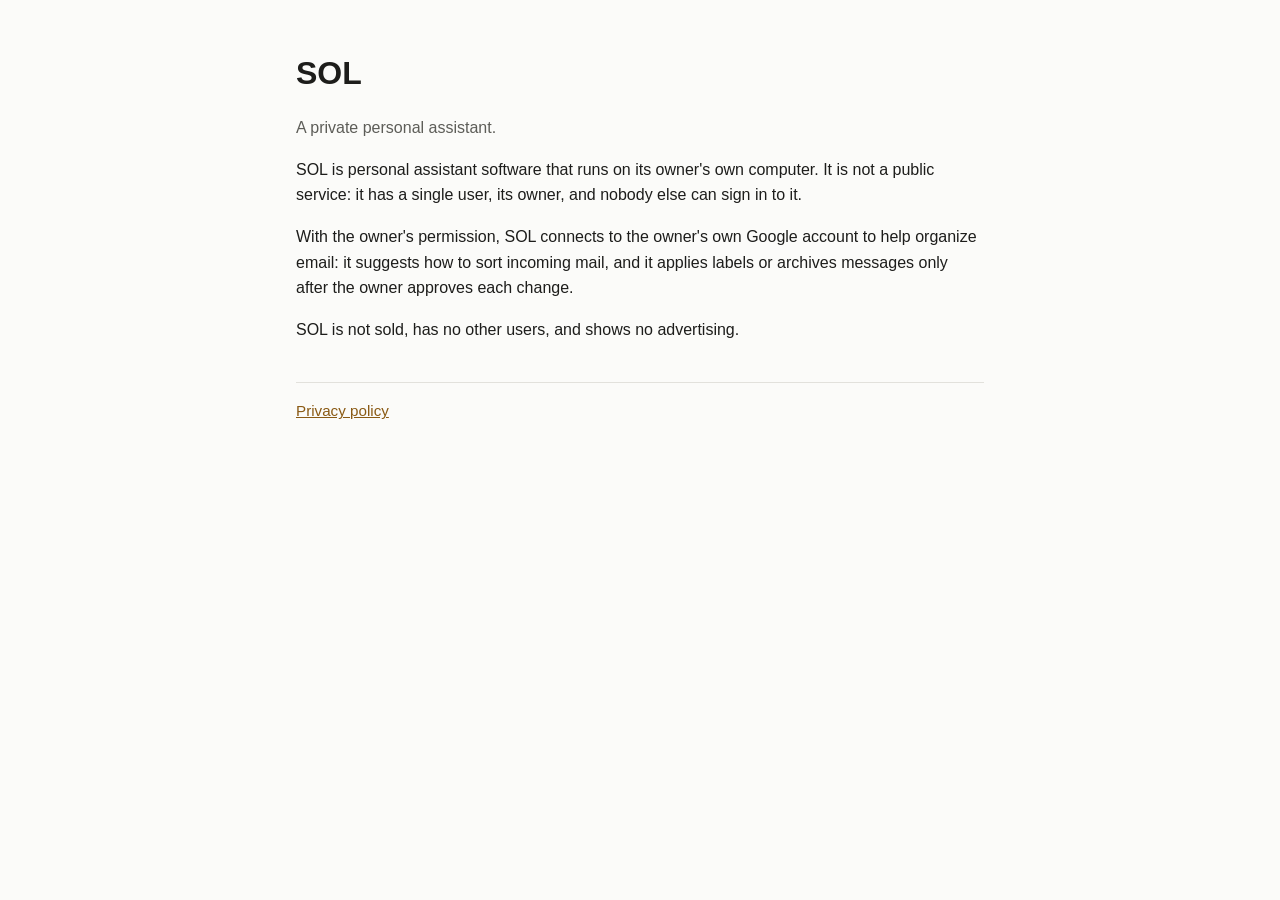
<file: index.html>
<!doctype html>
<html lang="en">
<head>
<meta charset="utf-8">
<meta name="viewport" content="width=device-width, initial-scale=1">
<title>SOL</title>
<link rel="stylesheet" href="style.css">
</head>
<body>
<main>
<h1>SOL</h1>
<p class="muted">A private personal assistant.</p>
<p>SOL is personal assistant software that runs on its owner's own computer. It is not a public service: it has a single user, its owner, and nobody else can sign in to it.</p>
<p>With the owner's permission, SOL connects to the owner's own Google account to help organize email: it suggests how to sort incoming mail, and it applies labels or archives messages only after the owner approves each change.</p>
<p>SOL is not sold, has no other users, and shows no advertising.</p>
<nav><a href="privacy.html">Privacy policy</a></nav>
</main>
</body>
</html>
</file>
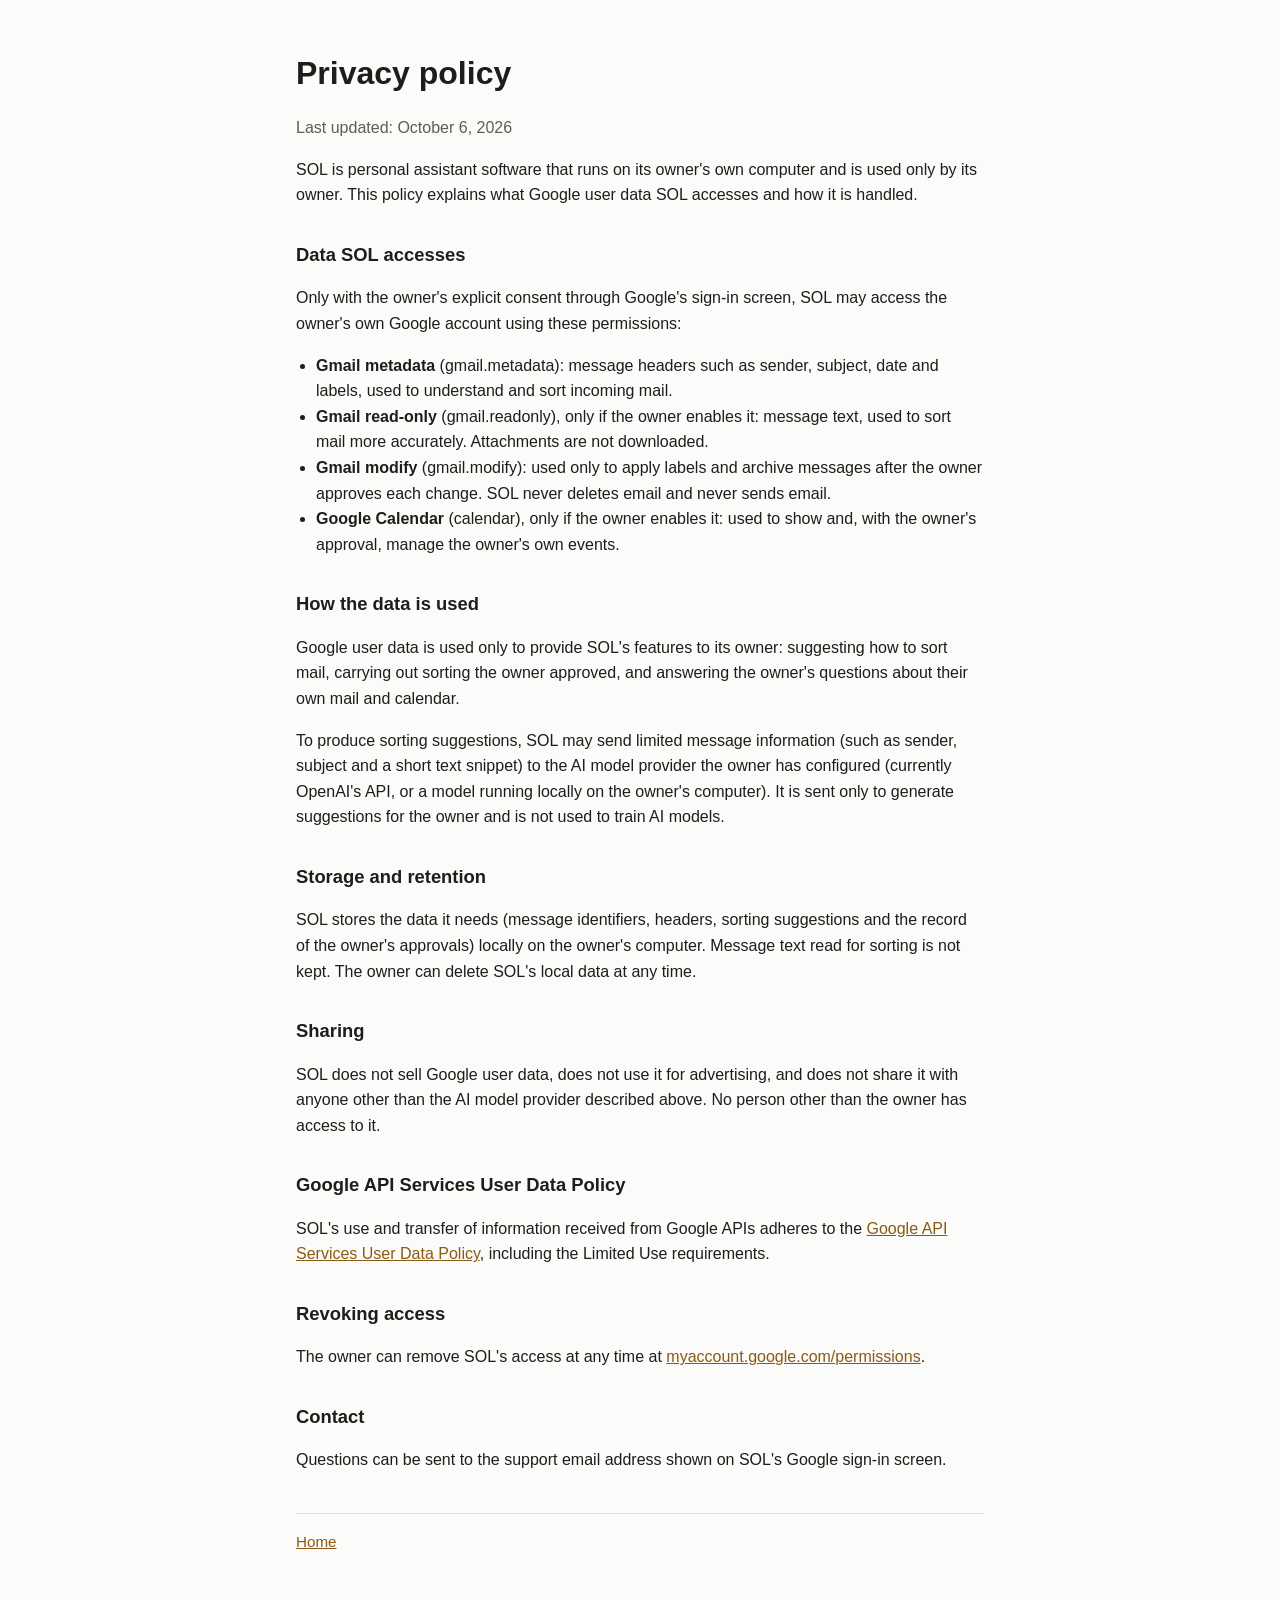
<file: privacy.html>
<!doctype html>
<html lang="en">
<head>
<meta charset="utf-8">
<meta name="viewport" content="width=device-width, initial-scale=1">
<title>SOL Privacy Policy</title>
<link rel="stylesheet" href="style.css">
</head>
<body>
<main>
<h1>Privacy policy</h1>
<p class="muted">Last updated: October 6, 2026</p>

<p>SOL is personal assistant software that runs on its owner's own computer and is used only by its owner. This policy explains what Google user data SOL accesses and how it is handled.</p>

<h2>Data SOL accesses</h2>
<p>Only with the owner's explicit consent through Google's sign-in screen, SOL may access the owner's own Google account using these permissions:</p>
<ul>
<li><strong>Gmail metadata</strong> (gmail.metadata): message headers such as sender, subject, date and labels, used to understand and sort incoming mail.</li>
<li><strong>Gmail read-only</strong> (gmail.readonly), only if the owner enables it: message text, used to sort mail more accurately. Attachments are not downloaded.</li>
<li><strong>Gmail modify</strong> (gmail.modify): used only to apply labels and archive messages after the owner approves each change. SOL never deletes email and never sends email.</li>
<li><strong>Google Calendar</strong> (calendar), only if the owner enables it: used to show and, with the owner's approval, manage the owner's own events.</li>
</ul>

<h2>How the data is used</h2>
<p>Google user data is used only to provide SOL's features to its owner: suggesting how to sort mail, carrying out sorting the owner approved, and answering the owner's questions about their own mail and calendar.</p>
<p>To produce sorting suggestions, SOL may send limited message information (such as sender, subject and a short text snippet) to the AI model provider the owner has configured (currently OpenAI's API, or a model running locally on the owner's computer). It is sent only to generate suggestions for the owner and is not used to train AI models.</p>

<h2>Storage and retention</h2>
<p>SOL stores the data it needs (message identifiers, headers, sorting suggestions and the record of the owner's approvals) locally on the owner's computer. Message text read for sorting is not kept. The owner can delete SOL's local data at any time.</p>

<h2>Sharing</h2>
<p>SOL does not sell Google user data, does not use it for advertising, and does not share it with anyone other than the AI model provider described above. No person other than the owner has access to it.</p>

<h2>Google API Services User Data Policy</h2>
<p>SOL's use and transfer of information received from Google APIs adheres to the <a href="https://developers.google.com/terms/api-services-user-data-policy">Google API Services User Data Policy</a>, including the Limited Use requirements.</p>

<h2>Revoking access</h2>
<p>The owner can remove SOL's access at any time at <a href="https://myaccount.google.com/permissions">myaccount.google.com/permissions</a>.</p>

<h2>Contact</h2>
<p>Questions can be sent to the support email address shown on SOL's Google sign-in screen.</p>

<nav><a href="index.html">Home</a></nav>
</main>
</body>
</html>
</file>
<file: style.css>
:root{--bg:#fbfbf9;--fg:#1d1d1b;--muted:#5d5d58;--line:#e2e1dc;--accent:#8a5a14}
@media (prefers-color-scheme:dark){:root{--bg:#161614;--fg:#ecebe6;--muted:#a3a29b;--line:#2e2d29;--accent:#e0b46a}}
*{box-sizing:border-box}
body{margin:0;background:var(--bg);color:var(--fg);font:16px/1.6 -apple-system,BlinkMacSystemFont,"Segoe UI",Roboto,Helvetica,Arial,sans-serif}
main{max-width:720px;margin:0 auto;padding:48px 16px 64px}
h1{font-size:2rem;margin:0 0 8px}
h2{font-size:1.15rem;margin:32px 0 8px}
p,li{color:var(--fg)}
.muted{color:var(--muted)}
a{color:var(--accent)}
nav{border-top:1px solid var(--line);margin-top:40px;padding-top:16px;font-size:.95rem}
ul{padding-left:20px}
</file>
